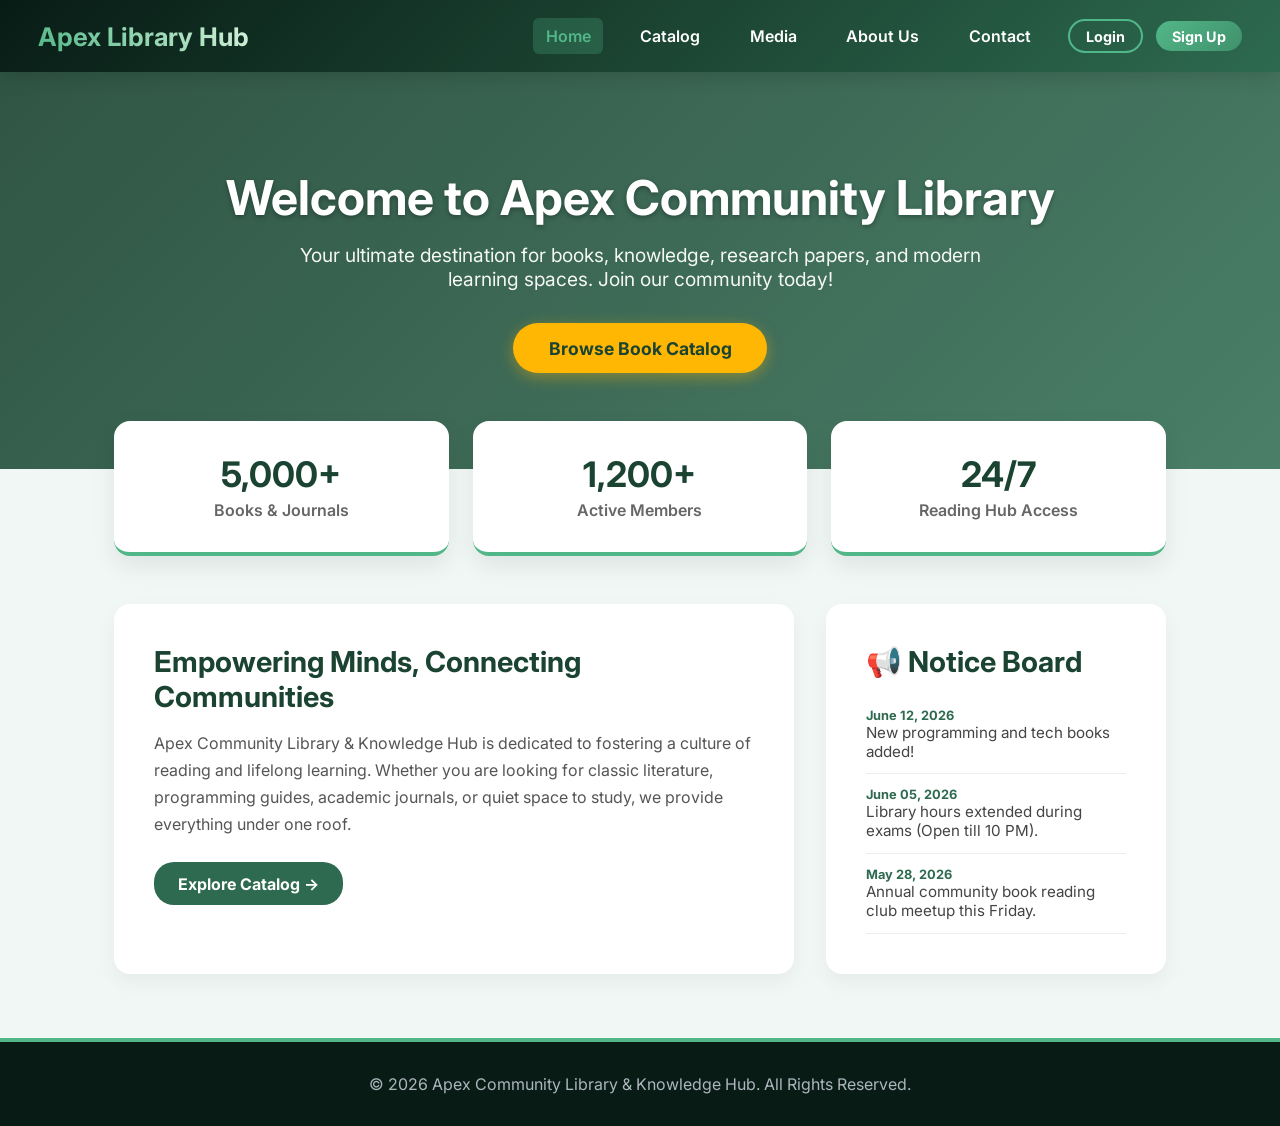
<file: index.html>
<!DOCTYPE html>
<!-- Specifies the document type and HTML5 version for the webpage -->
<html lang="en">
<head>
    <!-- Sets the character encoding to UTF-8 for proper text representation -->
    <meta charset="UTF-8">
    <!-- Ensures proper mobile viewport scaling and responsive behavior -->
    <meta name="viewport" content="width=device-width, initial-scale=1.0">
    <!-- Sets the title displayed in the browser tab -->
    <title>Apex Community Library & Knowledge Hub - Home</title>
    <!-- Imports the Google Inter font for clean typography -->
    <link href="https://fonts.googleapis.com/css2?family=Inter:wght@300;400;600;700&display=swap" rel="stylesheet">
    <style>
        /* Defines custom CSS variables for color scheme management */
        :root {
            --primary: #1b4332;
            --secondary: #2d6a4f;
            --accent: #52b788;
            --highlight: #ffb703;
            --light-bg: #f0f7f4;
            --card-bg: #ffffff;
        }
        /* Resets default margins, paddings, and applies box-sizing globally */
        * { margin: 0; padding: 0; box-sizing: border-box; font-family: 'Inter', sans-serif; }
        /* Sets the global background and text color */
        body { background-color: var(--light-bg); color: #333; }

        /* Styles the main website header with background gradient and flex alignment */
        header { 
            background: linear-gradient(135deg, #081c15, #1b4332, #2d6a4f); 
            padding: 1.2rem 3%; 
            color: white; 
            display: flex; 
            justify-content: space-between; 
            align-items: center; 
            box-shadow: 0 4px 20px rgba(0,0,0,0.15); 
            position: relative;
        }
        /* Styles the logo with a gradient text effect */
        .logo { font-size: 1.6rem; font-weight: 700; background: linear-gradient(45deg, #52b788, #d8f3dc); -webkit-background-clip: text; -webkit-text-fill-color: transparent; }
        
        /* Styles navigation wrapper and link lists */
        nav { display: flex; align-items: center; gap: 1.5rem; }
        nav ul { display: flex; list-style: none; gap: 1.5rem; align-items: center; }
        nav a { color: white; text-decoration: none; font-weight: 600; transition: 0.3s; padding: 0.5rem 0.8rem; border-radius: 6px; }
        nav a:hover, nav a.active { background: rgba(82, 183, 136, 0.25); color: var(--accent); }

        /* Styles authentication action buttons in the header */
        .auth-buttons { display: flex; gap: 0.8rem; align-items: center; }
        .auth-buttons a { color: white; text-decoration: none; padding: 0.4rem 1rem; border-radius: 20px; font-size: 0.9rem; font-weight: bold; transition: 0.3s; }
        .btn-login { background: transparent; border: 2px solid var(--accent); }
        .btn-login:hover { background: var(--accent); color: #081c15; }
        .btn-signup { background: linear-gradient(135deg, #52b788, #40916c); }
        .btn-signup:hover { opacity: 0.9; transform: scale(1.05); }

        /* Mobile Hamburger Toggle icon button style */
        .menu-toggle { display: none; cursor: pointer; font-size: 1.8rem; color: white; }

        /* Styles the hero banner section with a background image overlay and typography */
        .hero {
            background: linear-gradient(135deg, rgba(27,67,50,0.9), rgba(45,106,79,0.85)), url('https://images.unsplash.com/photo-1524995997946-a1c2e315a42f?auto=format&fit=crop&w=1200&q=80') no-repeat center center/cover;
            color: white;
            padding: 6rem 2rem;
            text-align: center;
        }
        .hero h1 { font-size: 3rem; margin-bottom: 1rem; font-weight: 700; text-shadow: 0 2px 5px rgba(0,0,0,0.3); }
        .hero p { font-size: 1.2rem; max-width: 700px; margin: 0 auto 2rem; opacity: 0.95; }
        .hero-btn {
            background: var(--highlight);
            color: #1b4332;
            padding: 0.9rem 2.2rem;
            border-radius: 30px;
            text-decoration: none;
            font-weight: bold;
            font-size: 1.1rem;
            box-shadow: 0 4px 15px rgba(255, 183, 3, 0.4);
            transition: 0.3s;
            display: inline-block;
        }
        .hero-btn:hover { background: #ffa200; transform: translateY(-3px); }

        /* Styles the container holding library statistics cards */
        .stats-container {
            max-width: 1100px;
            margin: -3rem auto 3rem auto;
            display: grid;
            grid-template-columns: repeat(auto-fit, minmax(250px, 1fr));
            gap: 1.5rem;
            padding: 0 1.5rem;
            position: relative;
            z-index: 10;
        }
        /* Styles individual stat cards with shadows and hover animation */
        .stat-card {
            background: white;
            padding: 2rem;
            border-radius: 16px;
            text-align: center;
            box-shadow: 0 10px 25px rgba(0,0,0,0.08);
            border-bottom: 4px solid var(--accent);
            transition: 0.3s;
        }
        .stat-card:hover { transform: translateY(-5px); }
        .stat-card h3 { font-size: 2.2rem; color: var(--primary); margin-bottom: 0.3rem; }
        .stat-card p { color: #666; font-weight: 600; }

        /* Styles the layout section for welcome information and the notice board */
        .content-section {
            max-width: 1100px;
            margin: 0 auto 4rem auto;
            padding: 0 1.5rem;
            display: grid;
            grid-template-columns: 2fr 1fr;
            gap: 2rem;
        }
        .welcome-box, .notice-box {
            background: white;
            padding: 2.5rem;
            border-radius: 16px;
            box-shadow: 0 8px 20px rgba(0,0,0,0.05);
        }
        .welcome-box h2, .notice-box h2 { color: var(--primary); margin-bottom: 1rem; font-size: 1.8rem; }
        .welcome-box p { color: #555; line-height: 1.7; margin-bottom: 1.5rem; }
        
        /* Styles items within the notice list */
        .notice-list { list-style: none; }
        .notice-list li {
            padding: 0.8rem 0;
            border-bottom: 1px solid #eee;
            font-size: 0.95rem;
            color: #444;
        }
        .notice-list li span { color: var(--secondary); font-weight: bold; display: block; font-size: 0.8rem; }

        /* Styles popup modal overlay containers */
        .modal {
            display: none;
            position: fixed;
            z-index: 3000;
            top: 0; left: 0; width: 100%; height: 100%;
            background-color: rgba(8, 28, 21, 0.65);
            backdrop-filter: blur(5px);
            justify-content: center;
            align-items: center;
        }
        /* Styles modal popup content boxes */
        .modal-content {
            background: white;
            padding: 2.5rem;
            border-radius: 20px;
            width: 90%;
            max-width: 400px;
            position: relative;
            box-shadow: 0 20px 40px rgba(0,0,0,0.2);
        }
        .close-btn { position: absolute; top: 15px; right: 20px; font-size: 1.5rem; cursor: pointer; color: #888; }
        .modal input { width: 100%; padding: 0.8rem 1rem; margin: 0.4rem 0 1.2rem; border: 1px solid #ddd; border-radius: 8px; outline: none; }

        /* Styles the website footer section */
        footer { background: #081c15; color: #adb5bd; text-align: center; padding: 2rem; border-top: 4px solid var(--accent); }

        /* Responsive Media Queries for Tablets & Phones */
        @media(max-width: 900px) {
            .content-section { grid-template-columns: 1fr; }
            .hero h1 { font-size: 2.2rem; }
        }
        @media(max-width: 768px) {
            /* Fix: Changed header layout to column so mobile menu stacks naturally and pushes content down */
            header {
                flex-direction: column;
                align-items: stretch;
            }
            .header-top {
                display: flex;
                justify-content: space-between;
                align-items: center;
                width: 100%;
            }
            .menu-toggle { display: block; }
            nav {
                display: none;
                flex-direction: column;
                width: 100%;
                background: #081c15;
                padding-top: 1rem;
                align-items: flex-start;
            }
            nav.active { display: flex; }
            nav ul { flex-direction: column; width: 100%; gap: 1rem; }
            nav ul li { width: 100%; }
            nav a { display: block; width: 100%; }
            .auth-buttons { width: 100%; justify-content: space-between; margin-top: 1rem; }
            .hero { padding: 4rem 1rem; }
            .hero h1 { font-size: 1.8rem; }
            .hero p { font-size: 1rem; }
        }
    </style>
</head>
<body>
    <!-- Header section with logo, mobile menu toggle, and navigation links -->
    <header>
        <div class="header-top">
            <div class="logo">Apex Library Hub</div>
            <div class="menu-toggle" onclick="toggleMenu()">&#9776;</div>
        </div>
        <nav id="navMenu">
            <ul>
                <li><a href="index.html" class="active">Home</a></li>
                <li><a href="catalog.html">Catalog</a></li>
                <li><a href="media.html">Media</a></li>
                <li><a href="about.html">About Us</a></li>
                <li><a href="contact.html">Contact</a></li>
            </ul>
            <div class="auth-buttons" id="authSection">
                <a href="#" class="btn-login" onclick="openModal('loginModal')">Login</a>
                <a href="#" class="btn-signup" onclick="openModal('signupModal')">Sign Up</a>
            </div>
        </nav>
    </header>

    <!-- Hero banner introducing the library community -->
    <section class="hero">
        <h1>Welcome to Apex Community Library</h1>
        <p>Your ultimate destination for books, knowledge, research papers, and modern learning spaces. Join our community today!</p>
        <a href="catalog.html" class="hero-btn">Browse Book Catalog</a>
    </section>

    <!-- Statistics overview cards displaying key library metrics -->
    <div class="stats-container">
        <div class="stat-card"><h3>5,000+</h3><p>Books & Journals</p></div>
        <div class="stat-card"><h3>1,200+</h3><p>Active Members</p></div>
        <div class="stat-card"><h3>24/7</h3><p>Reading Hub Access</p></div>
    </div>

    <!-- Main content area featuring community information and the notice board -->
    <div class="content-section">
        <div class="welcome-box">
            <h2>Empowering Minds, Connecting Communities</h2>
            <p>Apex Community Library & Knowledge Hub is dedicated to fostering a culture of reading and lifelong learning. Whether you are looking for classic literature, programming guides, academic journals, or quiet space to study, we provide everything under one roof.</p>
            <a href="catalog.html" style="background: var(--secondary); color: white; padding: 0.7rem 1.5rem; border-radius: 20px; text-decoration: none; font-weight: bold; display: inline-block;">Explore Catalog &rarr;</a>
        </div>
        <div class="notice-box">
            <h2>📢 Notice Board</h2>
            <ul class="notice-list">
                <li><span>June 12, 2026</span>New programming and tech books added!</li>
                <li><span>June 05, 2026</span>Library hours extended during exams (Open till 10 PM).</li>
                <li><span>May 28, 2026</span>Annual community book reading club meetup this Friday.</li>
            </ul>
        </div>
    </div>

    <!-- User Login Modal Window -->
    <div id="loginModal" class="modal">
        <div class="modal-content">
            <span class="close-btn" onclick="closeModal('loginModal')">&times;</span>
            <h2 style="color: var(--primary); margin-bottom: 1.2rem;">User Login</h2>
            <form onsubmit="handleLogin(event)">
                <label style="font-size: 0.9rem; font-weight: 600;">Email Address</label>
                <input type="email" id="loginEmail" required placeholder="Enter your email">
                <label style="font-size: 0.9rem; font-weight: 600;">Password</label>
                <input type="password" id="loginPassword" required placeholder="Enter your password">
                <button type="submit" style="width: 100%; background: var(--primary); color: white; padding: 0.8rem; border: none; border-radius: 8px; font-weight: bold; cursor: pointer;">Login</button>
            </form>
        </div>
    </div>

    <!-- User Sign Up Modal Window -->
    <div id="signupModal" class="modal">
        <div class="modal-content">
            <span class="close-btn" onclick="closeModal('signupModal')">&times;</span>
            <h2 style="color: var(--primary); margin-bottom: 1.2rem;">Create Account</h2>
            <form onsubmit="handleSignup(event)">
                <label style="font-size: 0.9rem; font-weight: 600;">Full Name</label>
                <input type="text" id="signupName" required placeholder="Enter your name">
                <label style="font-size: 0.9rem; font-weight: 600;">Email Address</label>
                <input type="email" id="signupEmail" required placeholder="Enter your email">
                <label style="font-size: 0.9rem; font-weight: 600;">Password</label>
                <input type="password" id="signupPassword" required placeholder="Create a password">
                <button type="submit" style="width: 100%; background: var(--secondary); color: white; padding: 0.8rem; border: none; border-radius: 8px; font-weight: bold; cursor: pointer;">Sign Up</button>
            </form>
        </div>
    </div>

    <!-- General Application Notification Modal Window -->
    <div id="messageModal" class="modal">
        <div class="modal-content" style="text-align: center;">
            <h3 id="messageTitle" style="color: var(--primary); margin-bottom: 0.75rem;">Notice</h3>
            <p id="messageBody" style="color: #555; margin-bottom: 1.5rem; font-size: 1rem; line-height: 1.5;"></p>
            <button onclick="closeModal('messageModal')" style="background: var(--primary); color: white; padding: 0.6rem 2rem; border: none; border-radius: 20px; font-weight: bold; cursor: pointer;">OK</button>
        </div>
    </div>

    <!-- Website footer section -->
    <footer>
        <p>&copy; 2026 Apex Community Library & Knowledge Hub. All Rights Reserved.</p>
    </footer>

    <!-- JavaScript code blocks for authentication, menu toggles, and modal controls -->
    <script>
        /* Initializes user login state and name from local storage */
        let isLoggedIn = localStorage.getItem('apexLoggedIn') === 'true';
        let loggedInUserName = localStorage.getItem('apexUserName') || 'User';

        /* Updates UI elements when the window finishes loading */
        window.onload = function() { updateAuthUI(); }
        /* Toggles the mobile navigation menu display */
        function toggleMenu() { document.getElementById('navMenu').classList.toggle('active'); }
        /* Opens a specific modal window by its ID */
        function openModal(modalId) { document.getElementById(modalId).style.display = 'flex'; }
        /* Closes a specific modal window by its ID */
        function closeModal(modalId) { document.getElementById(modalId).style.display = 'none'; }
        /* Displays custom alert messages inside the notification modal */
        function showMessage(title, text) {
            document.getElementById('messageTitle').innerText = title;
            document.getElementById('messageBody').innerText = text;
            openModal('messageModal');
        }
        /* Handles user sign up process and saves user data locally */
        function handleSignup(event) {
            event.preventDefault();
            localStorage.setItem('apexUserName', document.getElementById('signupName').value.trim());
            localStorage.setItem('apexUserEmail', document.getElementById('signupEmail').value.trim().toLowerCase());
            localStorage.setItem('apexUserPassword', document.getElementById('signupPassword').value);
            closeModal('signupModal');
            showMessage('Success', 'Account registered successfully! Please log in.');
        }
        /* Validates login credentials against local storage */
        function handleLogin(event) {
            event.preventDefault();
            if (document.getElementById('loginEmail').value.trim().toLowerCase() === localStorage.getItem('apexUserEmail') && 
                document.getElementById('loginPassword').value === localStorage.getItem('apexUserPassword')) {
                localStorage.setItem('apexLoggedIn', 'true');
                isLoggedIn = true;
                loggedInUserName = localStorage.getItem('apexUserName');
                closeModal('loginModal');
                updateAuthUI();
                showMessage('Success', `Welcome back, ${loggedInUserName}!`);
            } else {
                showMessage('Login Failed', 'Incorrect Email or Password!');
            }
        }
        /* Clears login session details and updates authentication UI */
        function handleLogout() {
            localStorage.removeItem('apexLoggedIn');
            isLoggedIn = false;
            updateAuthUI();
            showMessage('Logged Out', 'You have been logged out successfully.');
        }
        /* Dynamically updates the header auth section based on login status */
        function updateAuthUI() {
            const authSection = document.getElementById('authSection');
            if (isLoggedIn) {
                authSection.innerHTML = `<span style="color: white; font-weight: 600;">👤 Hi, ${loggedInUserName}</span> <button onclick="handleLogout()" style="background: #e63946; color: white; border: none; padding: 0.4rem 0.9rem; border-radius: 20px; cursor: pointer; font-weight: bold;">Logout</button>`;
            } else {
                authSection.innerHTML = `<a href="#" class="btn-login" onclick="openModal('loginModal')">Login</a> <a href="#" class="btn-signup" onclick="openModal('signupModal')">Sign Up</a>`;
            }
        }
    </script>
</body>
</html>
</file>
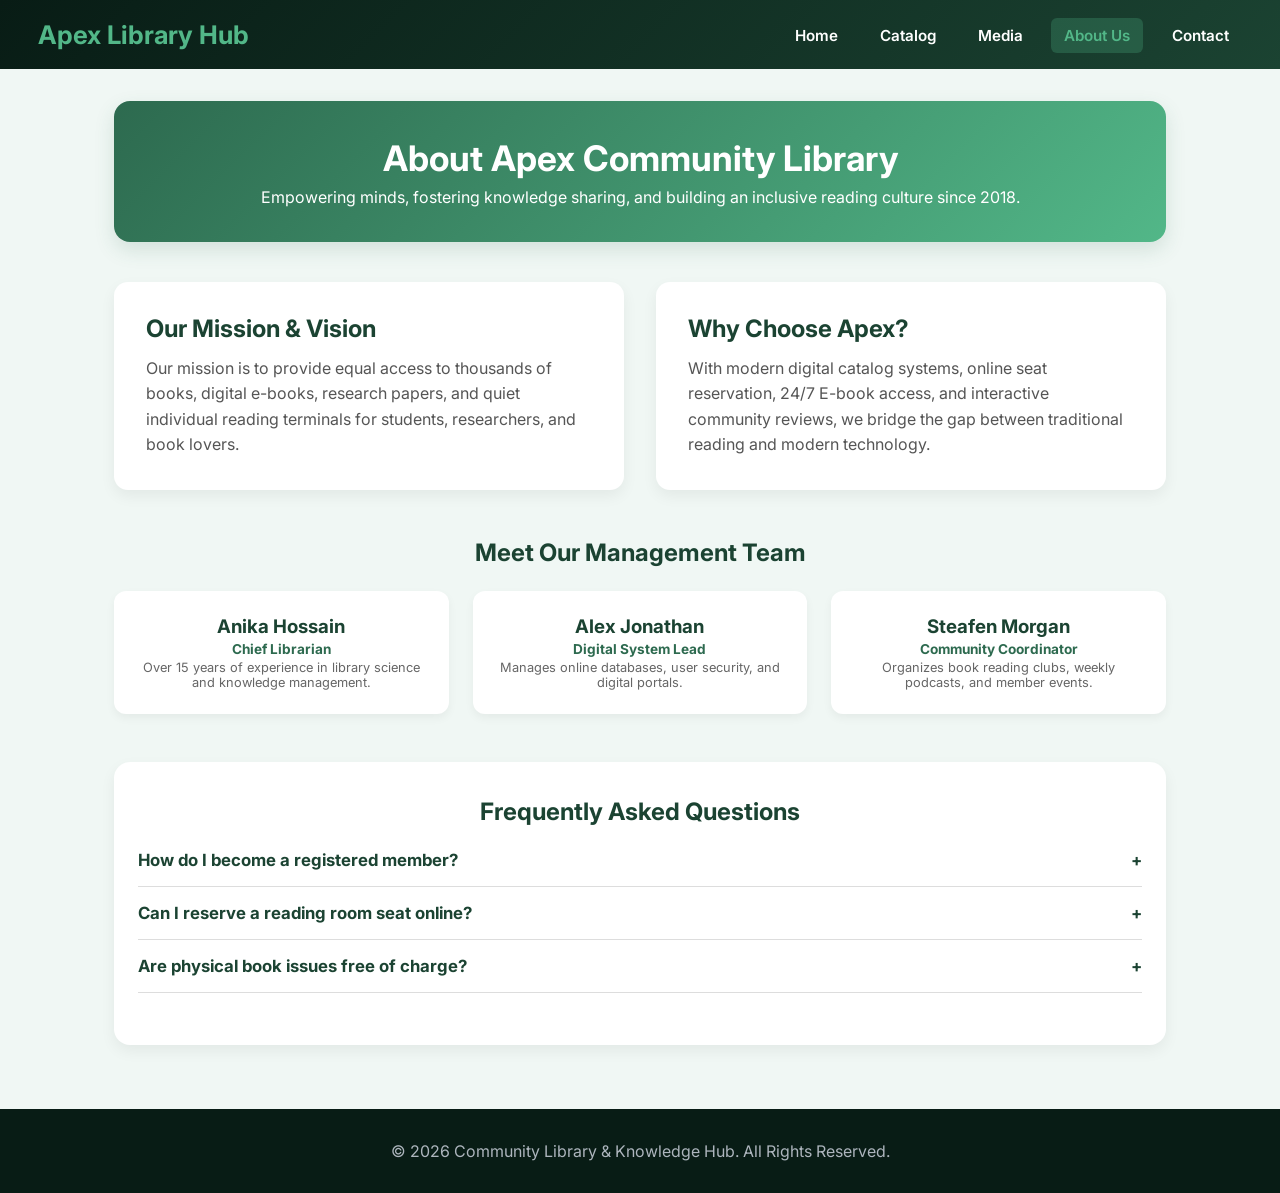
<file: about.html>
<!DOCTYPE html>
<html lang="en">
<head>
    <!-- Sets character encoding and ensures proper mobile viewport scaling -->
    <meta charset="UTF-8">
    <meta name="viewport" content="width=device-width, initial-scale=1.0">
    <title>Apex Library Hub - About Us</title>
    <!-- Google Fonts import for Inter typography -->
    <link href="https://fonts.googleapis.com/css2?family=Inter:wght@300;400;600;700&display=swap" rel="stylesheet">
    <style>
        /* Global color variables and reset rules */
        :root { --primary: #1b4332; --secondary: #2d6a4f; --accent: #52b788; --light-bg: #f0f7f4; }
        * { margin: 0; padding: 0; box-sizing: border-box; font-family: 'Inter', sans-serif; }
        body { background-color: var(--light-bg); color: #333; overflow-x: hidden; }

        /* Responsive Header Navigation styles */
        header { 
            background: linear-gradient(135deg, #081c15, #1b4332); 
            padding: 1.2rem 3%; 
            color: white; 
            display: flex; 
            justify-content: space-between; 
            align-items: center; 
            flex-wrap: wrap; 
            gap: 1rem;
        }
        .logo { font-size: 1.6rem; font-weight: 700; color: var(--accent); }
        
        nav ul { display: flex; list-style: none; gap: 1rem; flex-wrap: wrap; }
        nav a { color: white; text-decoration: none; font-weight: 600; padding: 0.5rem 0.8rem; border-radius: 6px; transition: 0.3s; font-size: 0.95rem; }
        nav a:hover, nav a.active { background: rgba(82, 183, 136, 0.25); color: var(--accent); }

        /* Main Container & Banner styling */
        .container { max-width: 1100px; margin: 2rem auto; padding: 0 1.5rem; }
        .banner { 
            background: linear-gradient(135deg, #2d6a4f, #52b788); 
            color: white; padding: 2.2rem 1.5rem; border-radius: 16px; text-align: center; margin-bottom: 2.5rem; 
            box-shadow: 0 8px 20px rgba(45, 106, 79, 0.15);
        }
        .banner h1 { font-size: clamp(1.5rem, 3vw, 2.2rem); margin-bottom: 0.5rem; }
        .banner p { font-size: clamp(0.9rem, 2vw, 1rem); }

        /* Responsive About Grid card layout */
        .about-grid { 
            display: grid; 
            grid-template-columns: repeat(auto-fit, minmax(280px, 1fr)); 
            gap: 2rem; 
            align-items: stretch; 
            margin-bottom: 3rem; 
        }
        .about-card { 
            background: white; padding: 2rem; border-radius: 14px; 
            box-shadow: 0 6px 15px rgba(0,0,0,0.06); word-break: break-word;
        }

        /* Management Team Section layout */
        .team-section { margin-top: 3rem; text-align: center; }
        .team-grid { display: grid; grid-template-columns: repeat(auto-fit, minmax(240px, 1fr)); gap: 1.5rem; margin-top: 1.5rem; }
        .team-member { background: white; padding: 1.5rem; border-radius: 12px; box-shadow: 0 4px 10px rgba(0,0,0,0.05); word-break: break-word; }

        /* Interactive FAQ Accordion styling */
        .faq-section { margin-top: 3rem; background: white; padding: 2.2rem 1.5rem; border-radius: 16px; box-shadow: 0 6px 15px rgba(0,0,0,0.06); }
        .faq-item { border-bottom: 1px solid #ddd; margin-bottom: 1rem; padding-bottom: 1rem; }
        .faq-question { font-weight: bold; font-size: 1.05rem; color: var(--primary); cursor: pointer; display: flex; justify-content: space-between; align-items: center; gap: 1rem; }
        .faq-answer { display: none; margin-top: 0.5rem; color: #555; font-size: 0.95rem; line-height: 1.5; }
        .faq-item.active .faq-answer { display: block; }

        /* Footer styling */
        footer { background: #081c15; color: #adb5bd; text-align: center; padding: 2rem 1.5rem; margin-top: 4rem; }

        /* Mobile Media Query Breakpoints for smaller screens */
        @media (max-width: 768px) {
            header { flex-direction: column; align-items: center; text-align: center; }
            nav ul { justify-content: center; gap: 0.8rem; }
            .container { padding: 0 1rem; }
            .about-card, .faq-section { padding: 1.5rem; }
        }
    </style>
</head>
<body>

    <!-- Header containing logo and navigation menu -->
    <header>
        <div class="logo">Apex Library Hub</div>
        <nav>
            <ul>
                <li><a href="index.html">Home</a></li>
                <li><a href="catalog.html">Catalog</a></li>
                <li><a href="media.html">Media</a></li>
                <li><a href="about.html" class="active">About Us</a></li>
                <li><a href="contact.html">Contact</a></li>
            </ul>
        </nav>
    </header>

    <!-- Main content wrapper -->
    <main class="container">
        <!-- Banner introduction section -->
        <section class="banner">
            <h1>About Apex Community Library</h1>
            <p>Empowering minds, fostering knowledge sharing, and building an inclusive reading culture since 2018.</p>
        </section>

        <!-- Grid layout for Mission & Vision and Why Choose Us cards -->
        <div class="about-grid">
            <div class="about-card">
                <h2 style="color: var(--primary); margin-bottom: 0.8rem;">Our Mission & Vision</h2>
                <p style="color: #555; line-height: 1.6;">Our mission is to provide equal access to thousands of books, digital e-books, research papers, and quiet individual reading terminals for students, researchers, and book lovers.</p>
            </div>
            <div class="about-card">
                <h2 style="color: var(--primary); margin-bottom: 0.8rem;">Why Choose Apex?</h2>
                <p style="color: #555; line-height: 1.6;">With modern digital catalog systems, online seat reservation, 24/7 E-book access, and interactive community reviews, we bridge the gap between traditional reading and modern technology.</p>
            </div>
        </div>

        <!-- Leadership Team section -->
        <div class="team-section">
            <h2 style="color: var(--primary);">Meet Our Management Team</h2>
            <div class="team-grid">
                <!-- Team Member 1 -->
                <div class="team-member">
                    <h3 style="color: var(--primary);">Anika Hossain</h3>
                    <p style="font-size: 0.85rem; color: var(--secondary); font-weight: bold; margin: 0.2rem 0;">Chief Librarian</p>
                    <p style="font-size: 0.8rem; color: #666;">Over 15 years of experience in library science and knowledge management.</p>
                </div>
                <!-- Team Member 2 -->
                <div class="team-member">
                    <h3 style="color: var(--primary);">Alex Jonathan</h3>
                    <p style="font-size: 0.85rem; color: var(--secondary); font-weight: bold; margin: 0.2rem 0;">Digital System Lead</p>
                    <p style="font-size: 0.8rem; color: #666;">Manages online databases, user security, and digital portals.</p>
                </div>
                <!-- Team Member 3 -->
                <div class="team-member">
                    <h3 style="color: var(--primary);">Steafen Morgan</h3>
                    <p style="font-size: 0.85rem; color: var(--secondary); font-weight: bold; margin: 0.2rem 0;">Community Coordinator</p>
                    <p style="font-size: 0.8rem; color: #666;">Organizes book reading clubs, weekly podcasts, and member events.</p>
                </div>
            </div>
        </div>

        <!-- Interactive FAQ Accordion section -->
        <section class="faq-section">
            <h2 style="color: var(--primary); margin-bottom: 1.5rem; text-align: center;">Frequently Asked Questions</h2>
            
            <!-- FAQ Item 1 -->
            <div class="faq-item" onclick="toggleFaq(this)">
                <div class="faq-question">How do I become a registered member? <span>+</span></div>
                <div class="faq-answer">You can easily sign up by clicking the 'Sign Up' button on the header of any page using your name, email, and password.</div>
            </div>

            <!-- FAQ Item 2 -->
            <div class="faq-item" onclick="toggleFaq(this)">
                <div class="faq-question">Can I reserve a reading room seat online? <span>+</span></div>
                <div class="faq-answer">Yes! Log into your member account, navigate to the Catalog page, and click on any available desk to reserve it for up to 2 days.</div>
            </div>

            <!-- FAQ Item 3 -->
            <div class="faq-item" onclick="toggleFaq(this)">
                <div class="faq-question">Are physical book issues free of charge? <span>+</span></div>
                <div class="faq-answer">Yes, borrowing physical books from our community library is completely free for all active registered members.</div>
            </div>
        </section>

    </main>

    <!-- Page footer -->
    <footer>
        <p>&copy; 2026 Community Library & Knowledge Hub. All Rights Reserved.</p>
    </footer>

    <!-- JavaScript code for accordion toggle functionality -->
    <script>
        function toggleFaq(element) {
            // Toggles active state class on the clicked FAQ item
            element.classList.toggle('active');
            let span = element.querySelector('.faq-question span');
            // Changes indicator icon between minus and plus signs based on state
            span.innerText = element.classList.contains('active') ? '-' : '+';
        }
    </script>
</body>
</html>
</file>
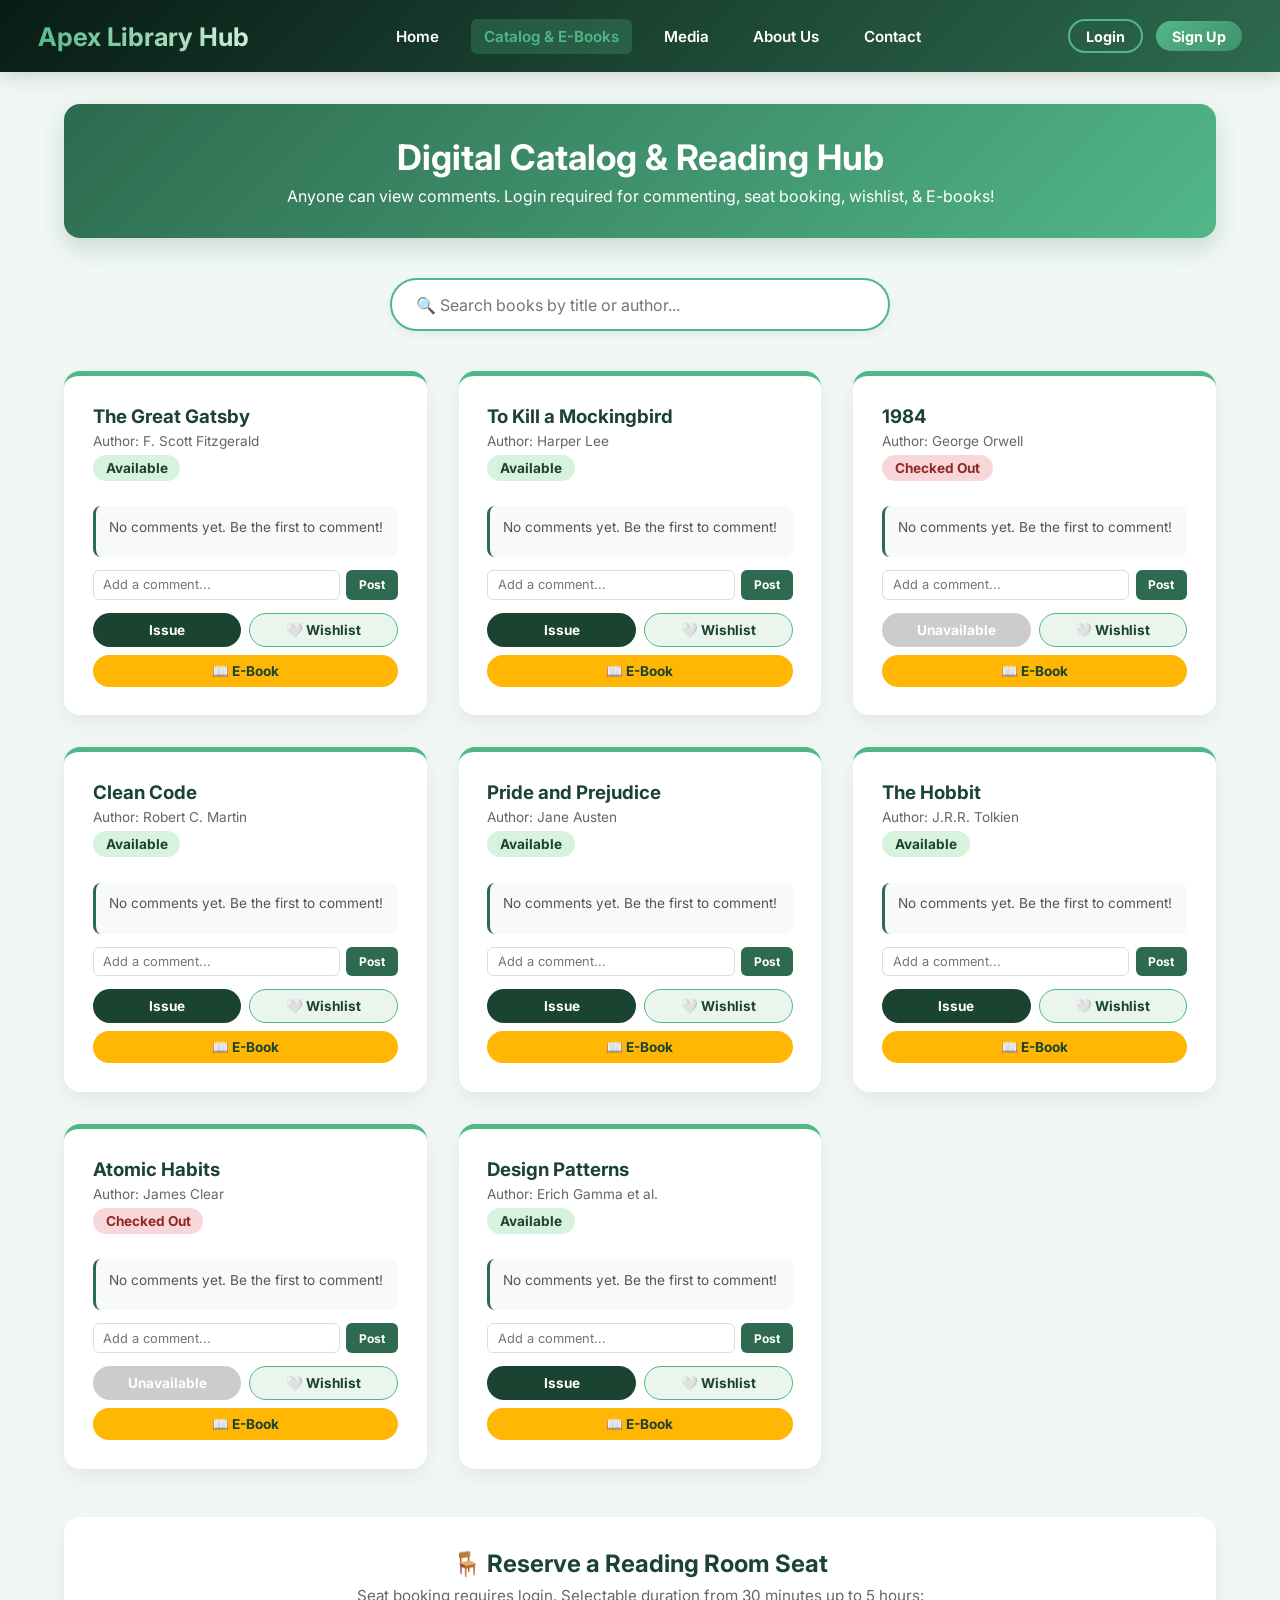
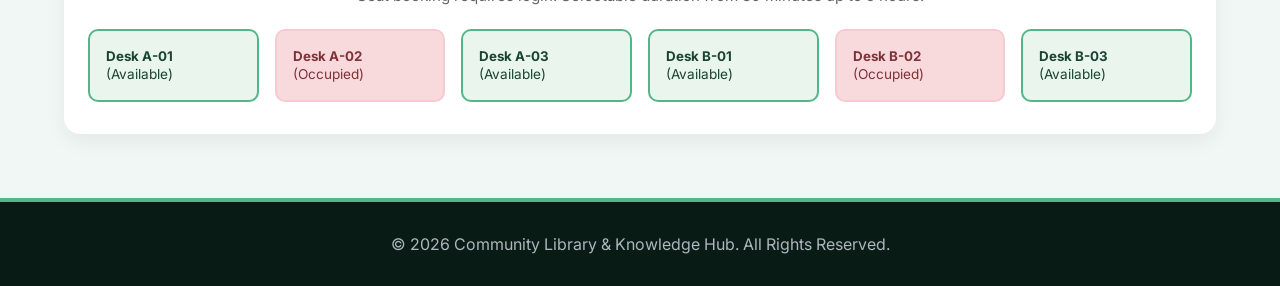
<file: catalog.html>
<!DOCTYPE html>
<html lang="en">
<head>
    <!-- Sets character encoding and ensures proper mobile viewport scaling[cite: 13] -->
    <meta charset="UTF-8">
    <meta name="viewport" content="width=device-width, initial-scale=1.0">
    <title>Apex Community Library & Knowledge Hub - Catalog</title>
    <!-- Importing Google Fonts for clean typography[cite: 13] -->
    <link href="https://fonts.googleapis.com/css2?family=Inter:wght@300;400;600;700&display=swap" rel="stylesheet">
    <style>
        /* CSS Root Variables for Consistent Theming[cite: 13] */
        :root {
            --primary: #1b4332;
            --secondary: #2d6a4f;
            --accent: #52b788;
            --highlight: #ffb703;
            --light-bg: #f0f7f4;
            --card-bg: #ffffff;
        }
        /* Global Reset & Typography Styles[cite: 13] */
        * { margin: 0; padding: 0; box-sizing: border-box; font-family: 'Inter', sans-serif; }
        body { background-color: var(--light-bg); color: #333; overflow-x: hidden; }

        /* Header & Main Navigation Styling (Responsive Flexbox)[cite: 13] */
        header { 
            background: linear-gradient(135deg, #081c15, #1b4332, #2d6a4f); 
            padding: 1.2rem 3%; 
            color: white; 
            display: flex; 
            justify-content: space-between; 
            align-items: center; 
            flex-wrap: wrap; 
            gap: 1rem;
            box-shadow: 0 4px 20px rgba(0,0,0,0.15); 
        }
        .logo { font-size: 1.6rem; font-weight: 700; background: linear-gradient(45deg, #52b788, #d8f3dc); -webkit-background-clip: text; -webkit-text-fill-color: transparent; }
        
        nav ul { display: flex; list-style: none; gap: 1.2rem; align-items: center; flex-wrap: wrap; }
        nav a { color: white; text-decoration: none; font-weight: 600; transition: 0.3s; padding: 0.5rem 0.8rem; border-radius: 6px; font-size: 0.95rem; }
        nav a:hover, nav a.active { background: rgba(82, 183, 136, 0.25); color: var(--accent); }

        /* User Authentication Buttons Section[cite: 13] */
        .auth-buttons { display: flex; gap: 0.8rem; align-items: center; flex-wrap: wrap; }
        .auth-buttons a { color: white; text-decoration: none; padding: 0.4rem 1rem; border-radius: 20px; font-size: 0.9rem; font-weight: bold; transition: 0.3s; }
        .btn-login { background: transparent; border: 2px solid var(--accent); }
        .btn-login:hover { background: var(--accent); color: #081c15; }
        .btn-signup { background: linear-gradient(135deg, #52b788, #40916c); }

        /* Main Catalog Layout Container[cite: 13] */
        .catalog-container { max-width: 1200px; margin: 2rem auto; padding: 0 1.5rem; }
        .hero-banner {
            background: linear-gradient(135deg, #2d6a4f, #52b788);
            color: white; padding: 2rem 1.5rem; border-radius: 16px; text-align: center; margin-bottom: 2.5rem;
            box-shadow: 0 10px 25px rgba(45, 106, 79, 0.2);
        }
        .hero-banner h1 { font-size: clamp(1.5rem, 3vw, 2.2rem); margin-bottom: 0.5rem; }
        .hero-banner p { font-size: clamp(0.9rem, 2vw, 1rem); }
        
        /* Interactive Search Input Box Style[cite: 13] */
        .search-bar { 
            width: 100%; max-width: 500px; padding: 0.9rem 1.5rem; margin: 0 auto 2.5rem; 
            border-radius: 30px; border: 2px solid var(--accent); outline: none; display: block; font-size: 1rem;
            box-shadow: 0 4px 10px rgba(0,0,0,0.05);
        }

        /* Book Card Grid Layout Configuration (Fully Responsive using auto-fit)[cite: 13] */
        .book-grid {
            display: grid; 
            grid-template-columns: repeat(auto-fit, minmax(280px, 1fr)); 
            gap: 2rem; 
            margin-bottom: 3rem;
        }
        .book-card {
            background: var(--card-bg); padding: 1.8rem; border-radius: 16px;
            box-shadow: 0 8px 20px rgba(0,0,0,0.06); display: flex; flex-direction: column; justify-content: space-between;
            border-top: 5px solid var(--accent); transition: 0.3s;
        }
        .book-card:hover { transform: translateY(-5px); }

        /* Availability Status Badges[cite: 13] */
        .status-available { color: #1b4332; font-weight: 700; background: #d8f3dc; padding: 0.3rem 0.8rem; border-radius: 20px; display: inline-block; margin-bottom: 0.8rem; font-size: 0.85rem; }
        .status-borrowed { color: #902923; font-weight: 700; background: #f8d7da; padding: 0.3rem 0.8rem; border-radius: 20px; display: inline-block; margin-bottom: 0.8rem; font-size: 0.85rem; }
        
        /* Comments & Reviews Area Box[cite: 13] */
        .reviews-section {
            background: #f8f9fa; padding: 0.8rem; border-radius: 8px; margin: 0.8rem 0; font-size: 0.85rem; color: #555; border-left: 3px solid var(--secondary); max-height: 140px; overflow-y: auto;
        }
        .comment-item { border-bottom: 1px solid #eee; padding-bottom: 0.3rem; margin-bottom: 0.3rem; word-break: break-word; }
        .comment-item:last-child { border-bottom: none; }
        
        /* Comment Input Control Panel[cite: 13] */
        .comment-input-box { display: flex; gap: 0.4rem; margin-top: 0.5rem; }
        .comment-input-box input { flex: 1; padding: 0.4rem 0.6rem; font-size: 0.8rem; border: 1px solid #ddd; border-radius: 6px; outline: none; min-width: 0; }
        .comment-input-box button { background: var(--secondary); color: white; border: none; padding: 0.4rem 0.8rem; font-size: 0.75rem; border-radius: 6px; cursor: pointer; font-weight: bold; white-space: nowrap; }

        /* Action Buttons Group Layout[cite: 13] */
        .btn-group { display: flex; gap: 0.5rem; flex-wrap: wrap; margin-top: 0.8rem; }
        .btn-action {
            background: var(--primary); color: white; border: none; padding: 0.5rem 0.8rem;
            border-radius: 20px; cursor: pointer; font-weight: bold; font-size: 0.85rem; transition: 0.3s; flex: 1 1 110px;
            text-align: center;
        }
        .btn-action:hover { background: var(--secondary); }
        .btn-wishlist { background: #e9f5ed; color: var(--primary); border: 1px solid var(--accent); }
        .btn-wishlist.active-fav { background: #ffe3e3; color: #d90429; border-color: #d90429; }

        /* Desk / Seat Section Design[cite: 13] */
        .extra-section {
            background: white; padding: 2rem 1.5rem; border-radius: 16px; box-shadow: 0 8px 20px rgba(0,0,0,0.06); margin-top: 3rem; text-align: center;
        }
        .seat-grid { display: flex; justify-content: center; gap: 1rem; margin-top: 1.5rem; flex-wrap: wrap; }
        .seat-btn { 
            background: #e9f5ed; border: 2px solid var(--accent); padding: 1rem; border-radius: 10px; 
            cursor: pointer; font-weight: bold; color: var(--primary); transition: 0.3s; text-align: left; line-height: 1.4; 
            flex: 1 1 140px; max-width: 200px;
        }
        .seat-btn.unavailable { background: #f8d7da; border-color: #f5c6cb; color: #721c24; cursor: not-allowed; opacity: 0.9; }
        .seat-btn:not(.unavailable):hover { background: var(--secondary); color: white; }

        /* Popup Modal Window Structure[cite: 13] */
        .modal {
            display: none; position: fixed; z-index: 3000; top: 0; left: 0; width: 100%; height: 100%;
            background-color: rgba(8, 28, 21, 0.65); backdrop-filter: blur(5px); justify-content: center; align-items: center; padding: 1rem;
        }
        .modal-content {
            background: white; padding: 2rem 1.5rem; border-radius: 20px; width: 100%; max-width: 450px; position: relative;
            box-shadow: 0 20px 40px rgba(0,0,0,0.2); max-height: 90vh; overflow-y: auto;
        }
        .close-btn { position: absolute; top: 15px; right: 20px; font-size: 1.5rem; cursor: pointer; color: #888; }
        .modal input, .modal select { width: 100%; padding: 0.8rem; margin: 0.4rem 0 1.2rem; border: 1px solid #ddd; border-radius: 8px; outline: none; background: #fff; font-size: 0.95rem; }

        /* Website Footer Element[cite: 13] */
        footer { background: #081c15; color: #adb5bd; text-align: center; padding: 2rem 1.5rem; margin-top: 4rem; border-top: 4px solid var(--accent); }

        /* Mobile Media Query Breakpoints for Compact Nav alignment[cite: 13] */
        @media (max-width: 768px) {
            header { flex-direction: column; align-items: center; text-align: center; }
            nav ul { justify-content: center; gap: 0.8rem; }
            .catalog-container { padding: 0 1rem; }
        }
    </style>
</head>
<body>

    <!-- Top Navigation Header Section[cite: 13] -->
    <header>
        <div class="logo">Apex Library Hub</div>
        <nav>
            <ul>
                <li><a href="index.html">Home</a></li>
                <li><a href="catalog.html" class="active">Catalog & E-Books</a></li>
                <li><a href="media.html">Media</a></li>
                <li><a href="about.html">About Us</a></li>
                <li><a href="contact.html">Contact</a></li>
            </ul>
        </nav>
        <!-- Dynamic Login/Signup Buttons Container[cite: 13] -->
        <div class="auth-buttons" id="authSection">
            <a href="#" class="btn-login" onclick="openModal('loginModal')">Login</a>
            <a href="#" class="btn-signup" onclick="openModal('signupModal')">Sign Up</a>
        </div>
    </header>

    <main class="catalog-container">
        
        <!-- Hero Information Banner[cite: 13] -->
        <section class="hero-banner">
            <h1>Digital Catalog & Reading Hub</h1>
            <p>Anyone can view comments. Login required for commenting, seat booking, wishlist, & E-books!</p>
        </section>

        <!-- Live Instant Search Bar[cite: 13] -->
        <input type="text" id="searchInput" class="search-bar" placeholder="🔍 Search books by title or author..." onkeyup="filterBooks()" onkeydown="handleSearchKey(event)">

        <!-- Library Book Cards Grid Layout Container[cite: 13] -->
        <div class="book-grid" id="bookGrid">
            
            <!-- Book Card 1: The Great Gatsby[cite: 13] -->
            <div class="book-card" data-title="The Great Gatsby">
                <div>
                    <h3 style="color: var(--primary); margin-bottom: 0.3rem;">The Great Gatsby</h3>
                    <p style="color: #666; font-size: 0.85rem; margin-bottom: 0.4rem;">Author: F. Scott Fitzgerald</p>
                    <span class="status-available">Available</span>
                    
                    <div class="reviews-section" id="comments_The Great Gatsby">
                        <div class="comment-item"><strong>Alex:</strong> A masterpiece of the jazz age.</div>
                    </div>
                    <div class="comment-input-box">
                        <input type="text" id="input_The Great Gatsby" placeholder="Add a comment...">
                        <button onclick="addComment('The Great Gatsby')">Post</button>
                    </div>
                </div>
                <div class="btn-group">
                    <button class="btn-action" onclick="issueBook('The Great Gatsby')">Issue</button>
                    <button class="btn-action btn-wishlist" id="wish_The Great Gatsby" onclick="toggleWishlist('The Great Gatsby')">🤍 Wishlist</button>
                    <button class="btn-action" style="background: var(--highlight); color: #1b4332;" onclick="accessEBook('https://www.gutenberg.org/ebooks/64317')">📖 E-Book</button>
                </div>
            </div>

            <!-- Book Card 2: To Kill a Mockingbird[cite: 13] -->
            <div class="book-card" data-title="To Kill a Mockingbird">
                <div>
                    <h3 style="color: var(--primary); margin-bottom: 0.3rem;">To Kill a Mockingbird</h3>
                    <p style="color: #666; font-size: 0.85rem; margin-bottom: 0.4rem;">Author: Harper Lee</p>
                    <span class="status-available">Available</span>
                    
                    <div class="reviews-section" id="comments_To Kill a Mockingbird">
                        <div class="comment-item"><strong>Sarah:</strong> Deeply moving and impactful story.</div>
                    </div>
                    <div class="comment-input-box">
                        <input type="text" id="input_To Kill a Mockingbird" placeholder="Add a comment...">
                        <button onclick="addComment('To Kill a Mockingbird')">Post</button>
                    </div>
                </div>
                <div class="btn-group">
                    <button class="btn-action" onclick="issueBook('To Kill a Mockingbird')">Issue</button>
                    <button class="btn-action btn-wishlist" id="wish_To Kill a Mockingbird" onclick="toggleWishlist('To Kill a Mockingbird')">🤍 Wishlist</button>
                    <button class="btn-action" style="background: var(--highlight); color: #1b4332;" onclick="accessEBook('https://archive.org/details/tokillamockingbi00leee_0')">📖 E-Book</button>
                </div>
            </div>

            <!-- Book Card 3: 1984[cite: 13] -->
            <div class="book-card" data-title="1984">
                <div>
                    <h3 style="color: var(--primary); margin-bottom: 0.3rem;">1984</h3>
                    <p style="color: #666; font-size: 0.85rem; margin-bottom: 0.4rem;">Author: George Orwell</p>
                    <span class="status-borrowed">Checked Out</span>
                    
                    <div class="reviews-section" id="comments_1984">
                        <div class="comment-item"><strong>David:</strong> Prophetic and chilling masterpiece.</div>
                    </div>
                    <div class="comment-input-box">
                        <input type="text" id="input_1984" placeholder="Add a comment...">
                        <button onclick="addComment('1984')">Post</button>
                    </div>
                </div>
                <div class="btn-group">
                    <button class="btn-action" style="background: #ccc; cursor: not-allowed;" disabled>Unavailable</button>
                    <button class="btn-action btn-wishlist" id="wish_1984" onclick="toggleWishlist('1984')">🤍 Wishlist</button>
                    <button class="btn-action" style="background: var(--highlight); color: #1b4332;" onclick="accessEBook('https://www.gutenberg.org/')">📖 E-Book</button>
                </div>
            </div>

            <!-- Book Card 4: Clean Code[cite: 13] -->
            <div class="book-card" data-title="Clean Code">
                <div>
                    <h3 style="color: var(--primary); margin-bottom: 0.3rem;">Clean Code</h3>
                    <p style="color: #666; font-size: 0.85rem; margin-bottom: 0.4rem;">Author: Robert C. Martin</p>
                    <span class="status-available">Available</span>
                    
                    <div class="reviews-section" id="comments_Clean Code">
                        <div class="comment-item"><strong>Tanvir:</strong> Essential read for software engineers.</div>
                    </div>
                    <div class="comment-input-box">
                        <input type="text" id="input_Clean Code" placeholder="Add a comment...">
                        <button onclick="addComment('Clean Code')">Post</button>
                    </div>
                </div>
                <div class="btn-group">
                    <button class="btn-action" onclick="issueBook('Clean Code')">Issue</button>
                    <button class="btn-action btn-wishlist" id="wish_Clean Code" onclick="toggleWishlist('Clean Code')">🤍 Wishlist</button>
                    <button class="btn-action" style="background: var(--highlight); color: #1b4332;" onclick="accessEBook('https://github.com')">📖 E-Book</button>
                </div>
            </div>

            <!-- Book Card 5: Pride and Prejudice[cite: 13] -->
            <div class="book-card" data-title="Pride and Prejudice">
                <div>
                    <h3 style="color: var(--primary); margin-bottom: 0.3rem;">Pride and Prejudice</h3>
                    <p style="color: #666; font-size: 0.85rem; margin-bottom: 0.4rem;">Author: Jane Austen</p>
                    <span class="status-available">Available</span>
                    
                    <div class="reviews-section" id="comments_Pride and Prejudice">
                        <div class="comment-item"><strong>Emma:</strong> Timeless romance and sharp wit.</div>
                    </div>
                    <div class="comment-input-box">
                        <input type="text" id="input_Pride and Prejudice" placeholder="Add a comment...">
                        <button onclick="addComment('Pride and Prejudice')">Post</button>
                    </div>
                </div>
                <div class="btn-group">
                    <button class="btn-action" onclick="issueBook('Pride and Prejudice')">Issue</button>
                    <button class="btn-action btn-wishlist" id="wish_Pride and Prejudice" onclick="toggleWishlist('Pride and Prejudice')">🤍 Wishlist</button>
                    <button class="btn-action" style="background: var(--highlight); color: #1b4332;" onclick="accessEBook('https://www.gutenberg.org/ebooks/1342')">📖 E-Book</button>
                </div>
            </div>

            <!-- Book Card 6: The Hobbit[cite: 13] -->
            <div class="book-card" data-title="The Hobbit">
                <div>
                    <h3 style="color: var(--primary); margin-bottom: 0.3rem;">The Hobbit</h3>
                    <p style="color: #666; font-size: 0.85rem; margin-bottom: 0.4rem;">Author: J.R.R. Tolkien</p>
                    <span class="status-available">Available</span>
                    
                    <div class="reviews-section" id="comments_The Hobbit">
                        <div class="comment-item"><strong>Frodo:</strong> A fantastic journey into Middle-earth.</div>
                    </div>
                    <div class="comment-input-box">
                        <input type="text" id="input_The Hobbit" placeholder="Add a comment...">
                        <button onclick="addComment('The Hobbit')">Post</button>
                    </div>
                </div>
                <div class="btn-group">
                    <button class="btn-action" onclick="issueBook('The Hobbit')">Issue</button>
                    <button class="btn-action btn-wishlist" id="wish_The Hobbit" onclick="toggleWishlist('The Hobbit')">🤍 Wishlist</button>
                    <button class="btn-action" style="background: var(--highlight); color: #1b4332;" onclick="accessEBook('https://archive.org/')">📖 E-Book</button>
                </div>
            </div>

            <!-- Book Card 7: Atomic Habits[cite: 13] -->
            <div class="book-card" data-title="Atomic Habits">
                <div>
                    <h3 style="color: var(--primary); margin-bottom: 0.3rem;">Atomic Habits</h3>
                    <p style="color: #666; font-size: 0.85rem; margin-bottom: 0.4rem;">Author: James Clear</p>
                    <span class="status-borrowed">Checked Out</span>
                    
                    <div class="reviews-section" id="comments_Atomic Habits">
                        <div class="comment-item"><strong>Liam:</strong> Life-changing practical advice.</div>
                    </div>
                    <div class="comment-input-box">
                        <input type="text" id="input_Atomic Habits" placeholder="Add a comment...">
                        <button onclick="addComment('Atomic Habits')">Post</button>
                    </div>
                </div>
                <div class="btn-group">
                    <button class="btn-action" style="background: #ccc; cursor: not-allowed;" disabled>Unavailable</button>
                    <button class="btn-action btn-wishlist" id="wish_Atomic Habits" onclick="toggleWishlist('Atomic Habits')">🤍 Wishlist</button>
                    <button class="btn-action" style="background: var(--highlight); color: #1b4332;" onclick="accessEBook('https://jamesclear.com/atomic-habits')">📖 E-Book</button>
                </div>
            </div>

            <!-- Book Card 8: Design Patterns[cite: 13] -->
            <div class="book-card" data-title="Design Patterns">
                <div>
                    <h3 style="color: var(--primary); margin-bottom: 0.3rem;">Design Patterns</h3>
                    <p style="color: #666; font-size: 0.85rem; margin-bottom: 0.4rem;">Author: Erich Gamma et al.</p>
                    <span class="status-available">Available</span>
                    
                    <div class="reviews-section" id="comments_Design Patterns">
                        <div class="comment-item"><strong>Grace:</strong> The blueprint for object-oriented design.</div>
                    </div>
                    <div class="comment-input-box">
                        <input type="text" id="input_Design Patterns" placeholder="Add a comment...">
                        <button onclick="addComment('Design Patterns')">Post</button>
                    </div>
                </div>
                <div class="btn-group">
                    <button class="btn-action" onclick="issueBook('Design Patterns')">Issue</button>
                    <button class="btn-action btn-wishlist" id="wish_Design Patterns" onclick="toggleWishlist('Design Patterns')">🤍 Wishlist</button>
                    <button class="btn-action" style="background: var(--highlight); color: #1b4332;" onclick="accessEBook('https://www.oreilly.com')">📖 E-Book</button>
                </div>
            </div>

        </div>

        <!-- Reading Room Seat Reservation Section[cite: 13] -->
        <section class="extra-section">
            <h2 style="color: var(--primary); margin-bottom: 0.5rem;">🪑 Reserve a Reading Room Seat</h2>
            <p style="color: #666; font-size: 0.95rem;">Seat booking requires login. Selectable duration from 30 minutes up to 5 hours:</p>
            <div class="seat-grid" id="seatGridContainer">
                <button class="seat-btn" id="seat_Desk_A01" onclick="openSeatModal('seat_Desk_A01', 'Desk A-01')">Desk A-01<br><span style="font-weight: normal; font-size: 0.85rem;">(Available)</span></button>
                <button class="seat-btn unavailable" id="seat_Desk_A02" disabled>Desk A-02<br><span style="font-weight: normal; font-size: 0.85rem;">(Occupied)</span></button>
                <button class="seat-btn" id="seat_Desk_A03" onclick="openSeatModal('seat_Desk_A03', 'Desk A-03')">Desk A-03<br><span style="font-weight: normal; font-size: 0.85rem;">(Available)</span></button>
                
                <button class="seat-btn" id="seat_Desk_B01" onclick="openSeatModal('seat_Desk_B01', 'Desk B-01')">Desk B-01<br><span style="font-weight: normal; font-size: 0.85rem;">(Available)</span></button>
                <button class="seat-btn unavailable" id="seat_Desk_B02" disabled>Desk B-02<br><span style="font-weight: normal; font-size: 0.85rem;">(Occupied)</span></button>
                <button class="seat-btn" id="seat_Desk_B03" onclick="openSeatModal('seat_Desk_B03', 'Desk B-03')">Desk B-03<br><span style="font-weight: normal; font-size: 0.85rem;">(Available)</span></button>
            </div>
        </section>

    </main>

    <!-- Seat Booking Popup Modal[cite: 13] -->
    <div id="seatModal" class="modal">
        <div class="modal-content">
            <span class="close-btn" onclick="closeModal('seatModal')">&times;</span>
            <h2 id="seatModalTitle" style="color: var(--primary); margin-bottom: 1.2rem;">Reserve Desk</h2>
            <form onsubmit="confirmSeatBooking(event)">
                <label style="font-weight: 600; font-size: 0.9rem;">Booking Date</label>
                <input type="date" id="bookingDate" required>
                
                <label style="font-weight: 600; font-size: 0.9rem;">Booking Time</label>
                <input type="time" id="bookingTime" required>
                
                <label style="font-weight: 600; font-size: 0.9rem;">Duration (30 mins to 5 hours)</label>
                <select id="bookingDuration" required>
                    <option value="0.5">30 Minutes</option>
                    <option value="1" selected>1 Hour</option>
                    <option value="1.5">1.5 Hours</option>
                    <option value="2">2 Hours</option>
                    <option value="2.5">2.5 Hours</option>
                    <option value="3">3 Hours</option>
                    <option value="3.5">3.5 Hours</option>
                    <option value="4">4 Hours</option>
                    <option value="4.5">4.5 Hours</option>
                    <option value="5">5 Hours</option>
                </select>
                
                <button type="submit" style="width: 100%; background: var(--primary); color: white; padding: 0.8rem; border: none; border-radius: 8px; font-weight: bold; cursor: pointer; margin-top: 0.5rem;">Confirm Booking</button>
            </form>
        </div>
    </div>

    <!-- User Login Modal Popup Window[cite: 13] -->
    <div id="loginModal" class="modal">
        <div class="modal-content">
            <span class="close-btn" onclick="closeModal('loginModal')">&times;</span>
            <h2 style="color: var(--primary); margin-bottom: 1.2rem;">User Login</h2>
            <form onsubmit="handleLogin(event)">
                <label style="font-weight: 600; font-size: 0.9rem;">Email</label>
                <input type="email" id="loginEmail" required placeholder="Enter email">
                <label style="font-weight: 600; font-size: 0.9rem;">Password</label>
                <input type="password" id="loginPassword" required placeholder="Enter password">
                <button type="submit" style="width: 100%; background: var(--primary); color: white; padding: 0.8rem; border: none; border-radius: 8px; font-weight: bold; cursor: pointer;">Login</button>
            </form>
        </div>
    </div>

    <!-- User Sign Up Modal Popup Window[cite: 13] -->
    <div id="signupModal" class="modal">
        <div class="modal-content">
            <span class="close-btn" onclick="closeModal('signupModal')">&times;</span>
            <h2 style="color: var(--primary); margin-bottom: 1.2rem;">Create Account</h2>
            <form onsubmit="handleSignup(event)">
                <label style="font-weight: 600; font-size: 0.9rem;">Full Name</label>
                <input type="text" id="signupName" required placeholder="Full Name">
                <label style="font-weight: 600; font-size: 0.9rem;">Email</label>
                <input type="email" id="signupEmail" required placeholder="Email">
                <label style="font-weight: 600; font-size: 0.9rem;">Password</label>
                <input type="password" id="signupPassword" required placeholder="Password">
                <button type="submit" style="width: 100%; background: var(--secondary); color: white; padding: 0.8rem; border: none; border-radius: 8px; font-weight: bold; cursor: pointer;">Sign Up</button>
            </form>
        </div>
    </div>

    <!-- General Application Notification Notice Modal[cite: 13] -->
    <div id="messageModal" class="modal">
        <div class="modal-content" style="text-align: center; max-width: 380px;">
            <h3 id="messageTitle" style="color: var(--primary); margin-bottom: 0.75rem;">Notice</h3>
            <p id="messageBody" style="color: #555; margin-bottom: 1.5rem; font-size: 1rem; line-height: 1.5;"></p>
            <button onclick="closeModal('messageModal')" style="background: var(--primary); color: white; padding: 0.6rem 2rem; border: none; border-radius: 20px; font-weight: bold; cursor: pointer;">OK</button>
        </div>
    </div>

    <!-- Website Footer Element[cite: 13] -->
    <footer>
        <p>&copy; 2026 Community Library & Knowledge Hub. All Rights Reserved.</p>
    </footer>

    <!-- JavaScript Execution Scripts[cite: 13] -->
    <script>
        /* Check authentication state and retrieve logged-in user details from local storage[cite: 13] */
        let isLoggedIn = localStorage.getItem('apexLoggedIn') === 'true';
        let loggedInUserName = localStorage.getItem('apexUserName') || 'User';
        let activeSeatId = null;
        let activeSeatName = null;

        /* Window load event listener to initialize UI states, wishlists, seats, and comments[cite: 13] */
        window.onload = function() {
            updateAuthUI();
            loadWishlistUI();
            checkSeatsStatus();
            loadAllComments();
            
            const today = new Date().toISOString().split('T')[0];
            const dateInput = document.getElementById('bookingDate');
            if(dateInput) dateInput.value = today;
        }

        /* Opens a specific modal window by its ID[cite: 13] */
        function openModal(modalId) {
            document.getElementById(modalId).style.display = 'flex';
        }

        /* Closes a specific modal window by its ID[cite: 13] */
        function closeModal(modalId) {
            document.getElementById(modalId).style.display = 'none';
        }

        /* Displays an alert/notification modal with a custom title and message body[cite: 13] */
        function showMessage(title, text) {
            document.getElementById('messageTitle').innerText = title;
            document.getElementById('messageBody').innerText = text;
            openModal('messageModal');
        }

        /* Handles keyboard events on the search bar, specifically triggering search on 'Enter' key[cite: 13] */
        function handleSearchKey(event) {
            if (event.key === 'Enter') {
                let input = document.getElementById('searchInput').value.toLowerCase().trim();
                let cards = document.getElementsByClassName('book-card');
                let foundCount = 0;

                for (let i = 0; i < cards.length; i++) {
                    let title = cards[i].getAttribute('data-title').toLowerCase();
                    let author = cards[i].getElementsByTagName('p')[0].innerText.toLowerCase();
                    
                    if (title.includes(input) || author.includes(input)) {
                        cards[i].style.display = "";
                        foundCount++;
                    } else {
                        cards[i].style.display = "none";
                    }
                }

                if (input !== "" && foundCount === 0) {
                    showMessage("Book Not Found", `Sorry! No books found matching "${input}". Please try searching with another name.`);
                }
            }
        }

        /* Filters book cards dynamically in real-time as the user types in the search bar[cite: 13] */
        function filterBooks() {
            let input = document.getElementById('searchInput').value.toLowerCase().trim();
            let cards = document.getElementsByClassName('book-card');

            for (let i = 0; i < cards.length; i++) {
                let title = cards[i].getAttribute('data-title').toLowerCase();
                let author = cards[i].getElementsByTagName('p')[0].innerText.toLowerCase();
                
                if (title.includes(input) || author.includes(input)) {
                    cards[i].style.display = "";
                } else {
                    cards[i].style.display = "none";
                }
            }
        }

        /* Handles user registration form submission and stores user data locally[cite: 13] */
        function handleSignup(event) {
            event.preventDefault();
            const name = document.getElementById('signupName').value.trim();
            const email = document.getElementById('signupEmail').value.trim().toLowerCase();
            const password = document.getElementById('signupPassword').value;

            localStorage.setItem('apexUserName', name);
            localStorage.setItem('apexUserEmail', email);
            localStorage.setItem('apexUserPassword', password);

            closeModal('signupModal');
            showMessage('Success', 'Account registered successfully! Please log in.');
        }

        /* Handles user login authentication against stored local credentials[cite: 13] */
        function handleLogin(event) {
            event.preventDefault();
            const inputEmail = document.getElementById('loginEmail').value.trim().toLowerCase();
            const inputPassword = document.getElementById('loginPassword').value;

            const savedEmail = localStorage.getItem('apexUserEmail');
            const savedPassword = localStorage.getItem('apexUserPassword');

            if (!savedEmail || !savedPassword) {
                showMessage('Login Failed', 'No account found! Please Sign Up first.');
                return;
            }

            if (inputEmail === savedEmail && inputPassword === savedPassword) {
                localStorage.setItem('apexLoggedIn', 'true');
                isLoggedIn = true;
                loggedInUserName = localStorage.getItem('apexUserName');
                closeModal('loginModal');
                updateAuthUI();
                loadWishlistUI();
                showMessage('Success', `Welcome back, ${loggedInUserName}!`);
            } else {
                showMessage('Login Failed', 'Incorrect Email or Password!');
            }
        }

        /* Handles user logout by clearing session states and updating UI elements[cite: 13] */
        function handleLogout() {
            localStorage.removeItem('apexLoggedIn');
            isLoggedIn = false;
            updateAuthUI();
            loadWishlistUI();
            showMessage('Logged Out', 'You have been logged out successfully.');
        }

        /* Dynamically updates the authentication section UI based on login status[cite: 13] */
        function updateAuthUI() {
            const authSection = document.getElementById('authSection');
            if (isLoggedIn) {
                authSection.innerHTML = `
                    <span style="color: white; font-weight: 600;">👤 Hi, ${loggedInUserName}</span>
                    <button onclick="handleLogout()" style="background: #e63946; color: white; border: none; padding: 0.4rem 0.9rem; border-radius: 20px; cursor: pointer; font-weight: bold;">Logout</button>
                `;
            } else {
                authSection.innerHTML = `
                    <a href="#" class="btn-login" onclick="openModal('loginModal')">Login</a>
                    <a href="#" class="btn-signup" onclick="openModal('signupModal')">Sign Up</a>
                `;
            }
        }

        /* Handles issuing a physical book if the user is authenticated[cite: 13] */
        function issueBook(bookName) {
            if (!isLoggedIn) {
                showMessage('Access Denied', 'Please Login first to issue a physical book!');
                openModal('loginModal');
            } else {
                showMessage('Book Issued', `Success! "${bookName}" has been issued to ${loggedInUserName}.`);
            }
        }

        /* Grants access to online E-books in a new tab if logged in[cite: 13] */
        function accessEBook(url) {
            if (!isLoggedIn) {
                showMessage('Login Required', 'You must log in to your member account to access online E-books!');
                openModal('loginModal');
            } else {
                window.open(url, '_blank');
            }
        }

        /* Generates a unique storage key for user wishlists based on email[cite: 13] */
        function getWishlistKey() {
            const email = localStorage.getItem('apexUserEmail') || 'guest';
            return 'apexWishlist_' + email;
        }

        /* Toggles a book item in or out of the user's personal wishlist[cite: 13] */
        function toggleWishlist(bookName) {
            if (!isLoggedIn) {
                showMessage('Login Required', 'Please Login first to add items to your personal wishlist!');
                openModal('loginModal');
                return;
            }

            let wishlist = JSON.parse(localStorage.getItem(getWishlistKey())) || [];
            let index = wishlist.indexOf(bookName);
            let btn = document.getElementById('wish_' + bookName);

            if (index > -1) {
                wishlist.splice(index, 1);
                btn.classList.remove('active-fav');
                btn.innerHTML = '🤍 Wishlist';
                showMessage('Removed', `"${bookName}" has been removed from your wishlist.`);
            } else {
                wishlist.push(bookName);
                btn.classList.add('active-fav');
                btn.innerHTML = '❤️ Wishlist';
                showMessage('Saved to Wishlist', `❤️ "${bookName}" marked as favorite and saved to your account!`);
            }
            localStorage.setItem(getWishlistKey(), JSON.stringify(wishlist));
        }

        /* Loads and updates the wishlist visual state on buttons across the page[cite: 13] */
        function loadWishlistUI() {
            let wishlist = [];
            if (isLoggedIn) {
                wishlist = JSON.parse(localStorage.getItem(getWishlistKey())) || [];
            }

            let buttons = document.querySelectorAll('.btn-wishlist');
            buttons.forEach(btn => {
                btn.classList.remove('active-fav');
                btn.innerHTML = '🤍 Wishlist';
            });

            wishlist.forEach(bookName => {
                let btn = document.getElementById('wish_' + bookName);
                if (btn) {
                    btn.classList.add('active-fav');
                    btn.innerHTML = '❤️ Wishlist';
                }
            });
        }

        /* Opens the seat reservation modal if the user is authenticated[cite: 13] */
        function openSeatModal(seatId, seatName) {
            if (!isLoggedIn) {
                showMessage('Login Required', 'Please Login first to reserve a reading room seat!');
                openModal('loginModal');
                return;
            }
            activeSeatId = seatId;
            activeSeatName = seatName;
            document.getElementById('seatModalTitle').innerText = 'Reserve ' + seatName;
            openModal('seatModal');
        }

        /* Confirms and saves reading room seat bookings with expiration tracking[cite: 13] */
        function confirmSeatBooking(event) {
            event.preventDefault();
            if (!activeSeatId) return;

            let dateVal = document.getElementById('bookingDate').value;
            let timeVal = document.getElementById('bookingTime').value;
            let durationHours = parseFloat(document.getElementById('bookingDuration').value);

            if (!dateVal || !timeVal) {
                showMessage('Error', 'Please select both date and time.');
                return;
            }

            let [hours, minutes] = timeVal.split(':').map(Number);
            let [year, month, day] = dateVal.split('-').map(Number);
            
            let startDate = new Date(year, month - 1, day, hours, minutes);
            let startTimeMs = startDate.getTime();
            
            let durationMs = durationHours * 60 * 60 * 1000;
            let expiryTimeMs = startTimeMs + durationMs;

            let formattedStartTime = formatAMPM(hours, minutes);
            
            let totalEndMinutes = (hours * 60) + minutes + Math.round(durationHours * 60);
            let endHours = Math.floor(totalEndMinutes / 60) % 24;
            let endMins = totalEndMinutes % 60;
            let formattedEndTime = formatAMPM(endHours, endMins);

            let formattedDateStr = `${String(day).padStart(2, '0')}/${String(month).padStart(2, '0')}/${year}`;

            let bookingData = {
                dateStr: formattedDateStr,
                timeRange: `${formattedStartTime} - ${formattedEndTime}`,
                expiry: expiryTimeMs,
                userName: loggedInUserName
            };

            localStorage.setItem('seat_booking_' + activeSeatId, JSON.stringify(bookingData));
            closeModal('seatModal');
            checkSeatsStatus();

            showMessage('Seat Reserved Successfully!', `Success! ${activeSeatName} has been reserved for you, ${loggedInUserName}, for ${durationHours >= 1 ? durationHours + ' hour(s)' : '30 minutes'}.`);
        }

        /* Formats hours and minutes into 12-hour AM/PM time strings[cite: 13] */
        function formatAMPM(h, m) {
            let ampm = h >= 12 ? 'PM' : 'AM';
            h = h % 12;
            h = h ? h : 12;
            let mStr = String(m).padStart(2, '0');
            return `${h}:${mStr} ${ampm}`;
        }

        /* Checks and updates seat availability status based on expiration times[cite: 13] */
        function checkSeatsStatus() {
            let seats = ['seat_Desk_A01', 'seat_Desk_A03', 'seat_Desk_B01', 'seat_Desk_B03'];
            let seatNames = {
                'seat_Desk_A01': 'Desk A-01', 
                'seat_Desk_A03': 'Desk A-03', 
                'seat_Desk_B01': 'Desk B-01', 
                'seat_Desk_B03': 'Desk B-03'
            };
            let now = new Date().getTime();

            seats.forEach(seatId => {
                let rawData = localStorage.getItem('seat_booking_' + seatId);
                let btn = document.getElementById(seatId);
                if (!btn) return;

                if (rawData) {
                    let booking = JSON.parse(rawData);
                    if (now >= booking.expiry) {
                        localStorage.removeItem('seat_booking_' + seatId);
                        btn.innerHTML = `${seatNames[seatId]}<br><span style="font-weight: normal; font-size: 0.85rem;">(Available)</span>`;
                        btn.classList.remove('unavailable');
                        btn.setAttribute('onclick', `openSeatModal('${seatId}', '${seatNames[seatId]}')`);
                    } else {
                        btn.innerHTML = `${seatNames[seatId]}<br><span style="font-weight: normal; font-size: 0.85rem;">Occupied<br>Booked:<br>${booking.dateStr}<br>${booking.timeRange}</span>`;
                        btn.classList.add('unavailable');
                        btn.removeAttribute('onclick');
                    }
                } else {
                    btn.innerHTML = `${seatNames[seatId]}<br><span style="font-weight: normal; font-size: 0.85rem;">(Available)</span>`;
                    btn.classList.remove('unavailable');
                    btn.setAttribute('onclick', `openSeatModal('${seatId}', '${seatNames[seatId]}')`);
                }
            });
        }

        /* Adds a new comment to a specified book if the user is logged in[cite: 13] */
        function addComment(bookName) {
            if (!isLoggedIn) {
                showMessage('Login Required', 'Comments are visible to all, but you must Login first to post a comment or review!');
                openModal('loginModal');
                return;
            }

            let inputField = document.getElementById('input_' + bookName);
            let commentText = inputField.value.trim();

            if (!commentText) {
                showMessage('Notice', 'Comment box cannot be empty!');
                return;
            }

            let storageKey = 'apexComments_' + bookName;
            let comments = JSON.parse(localStorage.getItem(storageKey)) || [];
            
            comments.push({ user: loggedInUserName, text: commentText });
            localStorage.setItem(storageKey, JSON.stringify(comments));

            inputField.value = '';
            loadCommentsForBook(bookName);
            showMessage('Success', 'Your comment has been posted successfully!');
        }

        /* Loads and renders comments for a specific book from local storage[cite: 13] */
        function loadCommentsForBook(bookName) {
            let storageKey = 'apexComments_' + bookName;
            let comments = JSON.parse(localStorage.getItem(storageKey)) || [];
            let container = document.getElementById('comments_' + bookName);

            if (container) {
                let html = '';
                if (comments.length === 0) {
                    html = '<div class="comment-item">No comments yet. Be the first to comment!</div>';
                } else {
                    comments.forEach(c => {
                        html += `<div class="comment-item"><strong>${c.user}:</strong> ${c.text}</div>`;
                    });
                }
                container.innerHTML = html;
            }
        }

        /* Loads comments for all books in the catalog[cite: 13] */
        function loadAllComments() {
            let books = [
                'The Great Gatsby', 
                'To Kill a Mockingbird', 
                '1984', 
                'Clean Code', 
                'Pride and Prejudice', 
                'The Hobbit', 
                'Atomic Habits', 
                'Design Patterns'
            ];
            books.forEach(b => loadCommentsForBook(b));
        }
    </script>
</body>
</html>
</file>
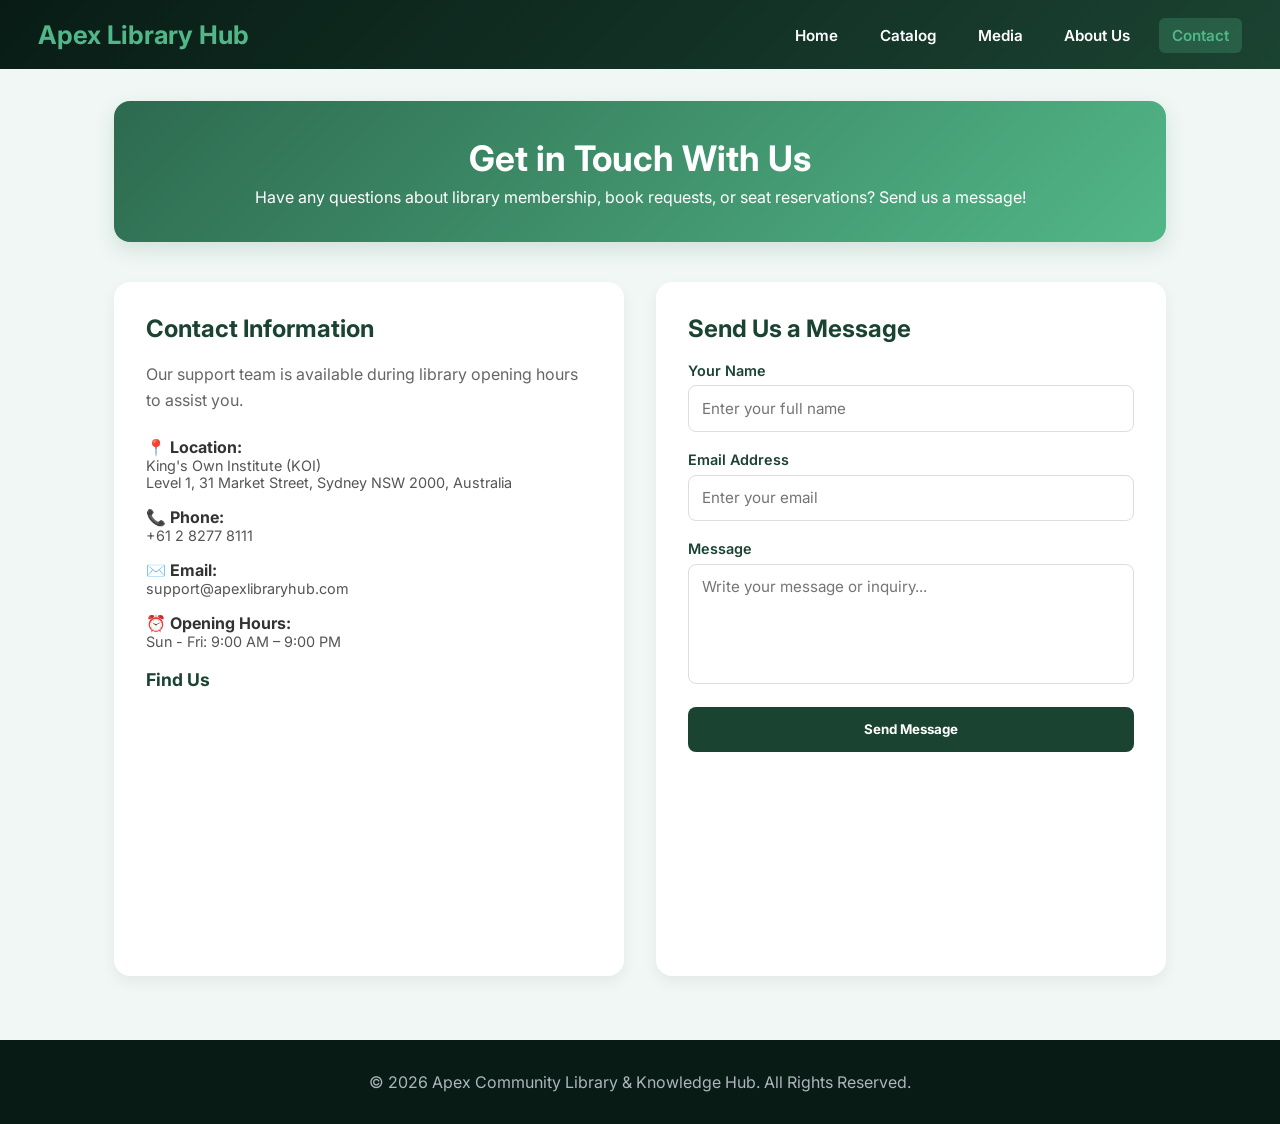
<file: contact.html>
<!DOCTYPE html>
<!-- Specifies the document type and HTML5 version for the webpage[cite: 13] -->
<html lang="en">
<head>
    <!-- Sets character encoding to UTF-8 to support standard and international text[cite: 13] -->
    <meta charset="UTF-8">
    <!-- Ensures responsive scaling and proper layout sizing on mobile viewports[cite: 13] -->
    <meta name="viewport" content="width=device-width, initial-scale=1.0">
    <!-- Sets the text title that appears in the browser tab[cite: 13] -->
    <title>Apex Library Hub - Contact Us</title>
    <!-- Imports the Google Inter font stylesheet for clean typography[cite: 13] -->
    <link href="https://fonts.googleapis.com/css2?family=Inter:wght@300;400;600;700&display=swap" rel="stylesheet">
    <style>
        /* Defines custom CSS variables for consistent color themes across the page[cite: 13] */
        :root { --primary: #1b4332; --secondary: #2d6a4f; --accent: #52b788; --light-bg: #f0f7f4; }
        /* Resets default margins, paddings, and configures box-sizing for all elements[cite: 13] */
        * { margin: 0; padding: 0; box-sizing: border-box; font-family: 'Inter', sans-serif; }
        /* Sets global background color, text color, and hides horizontal overflow[cite: 13] */
        body { background-color: var(--light-bg); color: #333; overflow-x: hidden; }

        /* Responsive Header Navigation styles */
        header { 
            background: linear-gradient(135deg, #081c15, #1b4332); 
            padding: 1.2rem 3%; 
            color: white; 
            display: flex; 
            justify-content: space-between; 
            align-items: center; 
            flex-wrap: wrap; 
            gap: 1rem;
        }
        /* Styles the website logo text with the accent color[cite: 13] */
        .logo { font-size: 1.6rem; font-weight: 700; color: var(--accent); }
        
        /* Defines layout and spacing for navigation lists[cite: 13] */
        nav ul { display: flex; list-style: none; gap: 1rem; flex-wrap: wrap; }
        /* Styles navigation links with padding, border-radius, and smooth transition effects[cite: 13] */
        nav a { color: white; text-decoration: none; font-weight: 600; padding: 0.5rem 0.8rem; border-radius: 6px; transition: 0.3s; font-size: 0.95rem; }
        /* Adds hover and active state styling for navigation links[cite: 13] */
        nav a:hover, nav a.active { background: rgba(82, 183, 136, 0.25); color: var(--accent); }

        /* Main Container Layout styles */
        .container { max-width: 1100px; margin: 2rem auto; padding: 0 1.5rem; }
        /* Styles the top visual banner with gradient colors, padding, and rounded edges[cite: 13] */
        .banner { 
            background: linear-gradient(135deg, #2d6a4f, #52b788); 
            color: white; padding: 2.2rem 1.5rem; border-radius: 16px; text-align: center; margin-bottom: 2.5rem; 
            box-shadow: 0 8px 20px rgba(45, 106, 79, 0.15);
        }
        /* Sets responsive font sizes for banner heading and paragraph[cite: 13] */
        .banner h1 { font-size: clamp(1.5rem, 3vw, 2.2rem); margin-bottom: 0.5rem; }
        .banner p { font-size: clamp(0.9rem, 2vw, 1rem); }

        /* Responsive Contact Grid Container styles */
        .contact-grid { 
            display: grid; 
            grid-template-columns: repeat(auto-fit, minmax(280px, 1fr)); 
            gap: 2rem; 
        }
        /* Styles the info panel and form box with background, padding, shadow, and word-break rules[cite: 13] */
        .contact-info, .contact-form-box { 
            background: white; padding: 2rem; border-radius: 16px; 
            box-shadow: 0 6px 15px rgba(0,0,0,0.06); word-break: break-word;
        }
        
        /* Defines spacing and styles for individual form groups[cite: 13] */
        .form-group { margin-bottom: 1.2rem; }
        .form-group label { display: block; font-weight: 600; font-size: 0.9rem; margin-bottom: 0.4rem; color: var(--primary); }
        .form-group input, .form-group textarea { width: 100%; padding: 0.8rem; border: 1px solid #ddd; border-radius: 8px; outline: none; font-size: 0.95rem; }
        .form-group textarea { height: 120px; resize: none; }

        /* Styles the form submission button with background color, padding, and hover transitions[cite: 13] */
        .btn-submit { background: var(--primary); color: white; border: none; width: 100%; padding: 0.9rem; border-radius: 8px; font-weight: bold; cursor: pointer; transition: 0.3s; }
        .btn-submit:hover { background: var(--secondary); }

        /* Modal Notification Design styles */
        .modal { display: none; position: fixed; z-index: 3000; top: 0; left: 0; width: 100%; height: 100%; background: rgba(8, 28, 21, 0.65); justify-content: center; align-items: center; padding: 1rem; }
        .modal-content { background: white; padding: 2rem 1.5rem; border-radius: 16px; width: 100%; max-width: 380px; text-align: center; box-shadow: 0 15px 30px rgba(0,0,0,0.2); }

        /* Styles the website footer section[cite: 13] */
        footer { background: #081c15; color: #adb5bd; text-align: center; padding: 2rem 1.5rem; margin-top: 4rem; }

        /* Extra Mobile Media Breakpoint Styling for screens under 768px wide[cite: 13] */
        @media (max-width: 768px) {
            header { flex-direction: column; align-items: center; text-align: center; }
            nav ul { justify-content: center; gap: 0.8rem; }
            .container { padding: 0 1rem; }
            .contact-info, .contact-form-box { padding: 1.5rem; }
        }
    </style>
</head>
<body>

    <!-- Header containing logo and navigation elements[cite: 13] -->
    <header>
        <div class="logo">Apex Library Hub</div>
        <nav>
            <ul>
                <!-- Navigation menu links with active state on the contact page[cite: 13] -->
                <li><a href="index.html">Home</a></li>
                <li><a href="catalog.html">Catalog</a></li>
                <li><a href="media.html">Media</a></li>
                <li><a href="about.html">About Us</a></li>
                <li><a href="contact.html" class="active">Contact</a></li>
            </ul>
        </nav>
    </header>

    <!-- Main content container wrapper[cite: 13] -->
    <main class="container">
        <!-- Hero banner section welcoming users and explaining inquiry options[cite: 13] -->
        <section class="banner">
            <h1>Get in Touch With Us</h1>
            <p>Have any questions about library membership, book requests, or seat reservations? Send us a message!</p>
        </section>

        <!-- Grid layout container separating contact info and the contact form[cite: 13] -->
        <div class="contact-grid">
            
            <!-- Contact Info Details panel[cite: 13] -->
            <div class="contact-info">
                <h2 style="color: var(--primary); margin-bottom: 1.2rem;">Contact Information</h2>
                <p style="color: #666; margin-bottom: 1.5rem; line-height: 1.6;">Our support team is available during library opening hours to assist you.</p>
                
                <!-- Physical library location details[cite: 13] -->
                <div style="margin-bottom: 1rem;">
                    <strong>📍 Location:</strong>
                    <p style="color: #555; font-size: 0.9rem;">King's Own Institute (KOI)<br>Level 1, 31 Market Street, Sydney NSW 2000, Australia</p>
                </div>
                <!-- Telephone contact details[cite: 13] -->
                <div style="margin-bottom: 1rem;">
                    <strong>📞 Phone:</strong>
                    <p style="color: #555; font-size: 0.9rem;">+61 2 8277 8111</p>
                </div>
                <!-- Support email address[cite: 13] -->
                <div style="margin-bottom: 1rem;">
                    <strong>✉️ Email:</strong>
                    <p style="color: #555; font-size: 0.9rem;">support@apexlibraryhub.com</p>
                </div>
                <!-- Library operating hours[cite: 13] -->
                <div style="margin-bottom: 1.2rem;">
                    <strong>⏰ Opening Hours:</strong>
                    <p style="color: #555; font-size: 0.9rem;">Sun - Fri: 9:00 AM – 9:00 PM</p>
                </div>
                
                <!-- Embedded Google Map iframe for location visualization[cite: 13] -->
                <div>
                    <h3 style="color: var(--primary); margin-bottom: 10px; font-size: 1.1rem;">Find Us</h3>
                    <iframe
                        src="https://www.google.com/maps?q=King%27s+Own+Institute,+31+Market+Street,+Sydney+NSW+2000&output=embed"
                        width="100%"
                        height="240"
                        style="border:0; border-radius:12px;"
                        allowfullscreen=""
                        loading="lazy"
                        referrerpolicy="no-referrer-when-downgrade">
                    </iframe>
                </div>
            </div>

            <!-- Contact Form Box container for user messages[cite: 13] -->
            <div class="contact-form-box">
                <h2 style="color: var(--primary); margin-bottom: 1.2rem;">Send Us a Message</h2>
                <!-- Form element linked to submission event handling script[cite: 13] -->
                <form onsubmit="handleContactSubmit(event)">
                    <div class="form-group">
                        <label>Your Name</label>
                        <input type="text" id="contactName" required placeholder="Enter your full name">
                    </div>
                    <div class="form-group">
                        <label>Email Address</label>
                        <input type="email" id="contactEmail" required placeholder="Enter your email">
                    </div>
                    <div class="form-group">
                        <label>Message</label>
                        <textarea id="contactMessage" required placeholder="Write your message or inquiry..."></textarea>
                    </div>
                    <button type="submit" class="btn-submit">Send Message</button>
                </form>
            </div>

        </div>
    </main>

    <!-- Success Modal popup dialog displayed after message transmission[cite: 13] -->
    <div id="successModal" class="modal">
        <div class="modal-content">
            <h3 style="color: var(--primary); margin-bottom: 0.75rem;">Message Sent!</h3>
            <p id="successText" style="color: #555; margin-bottom: 1.5rem; font-size: 0.95rem;"></p>
            <button onclick="closeSuccessModal()" style="background: var(--primary); color: white; padding: 0.6rem 2rem; border: none; border-radius: 20px; font-weight: bold; cursor: pointer;">OK</button>
        </div>
    </div>

    <!-- Website footer section containing copyright notices[cite: 13] -->
    <footer>
        <p>&copy; 2026 Apex Community Library & Knowledge Hub. All Rights Reserved.</p>
    </footer>

    <!-- JavaScript block for handling contact form actions and local storage persistence[cite: 13] -->
    <script>
        /* Handles form submission, saves contact messages to local storage, and triggers success dialogs[cite: 13] */
        function handleContactSubmit(event) {
            event.preventDefault();
            const name = document.getElementById('contactName').value.trim();
            const email = document.getElementById('contactEmail').value.trim();
            const message = document.getElementById('contactMessage').value.trim();

            let messages = JSON.parse(localStorage.getItem('apexContactMessages')) || [];
            messages.push({ name, email, message, date: new Date().toLocaleString() });
            localStorage.setItem('apexContactMessages', JSON.stringify(messages));

            document.getElementById('successText').innerText = `Thank you, ${name}! Your message has been sent successfully. We will reply to ${email} soon.`;
            document.getElementById('successModal').style.display = 'flex';

            event.target.reset();
        }

        /* Closes the success modal notification window[cite: 13] */
        function closeSuccessModal() {
            document.getElementById('successModal').style.display = 'none';
        }
    </script>
</body>
</html>
</file>
